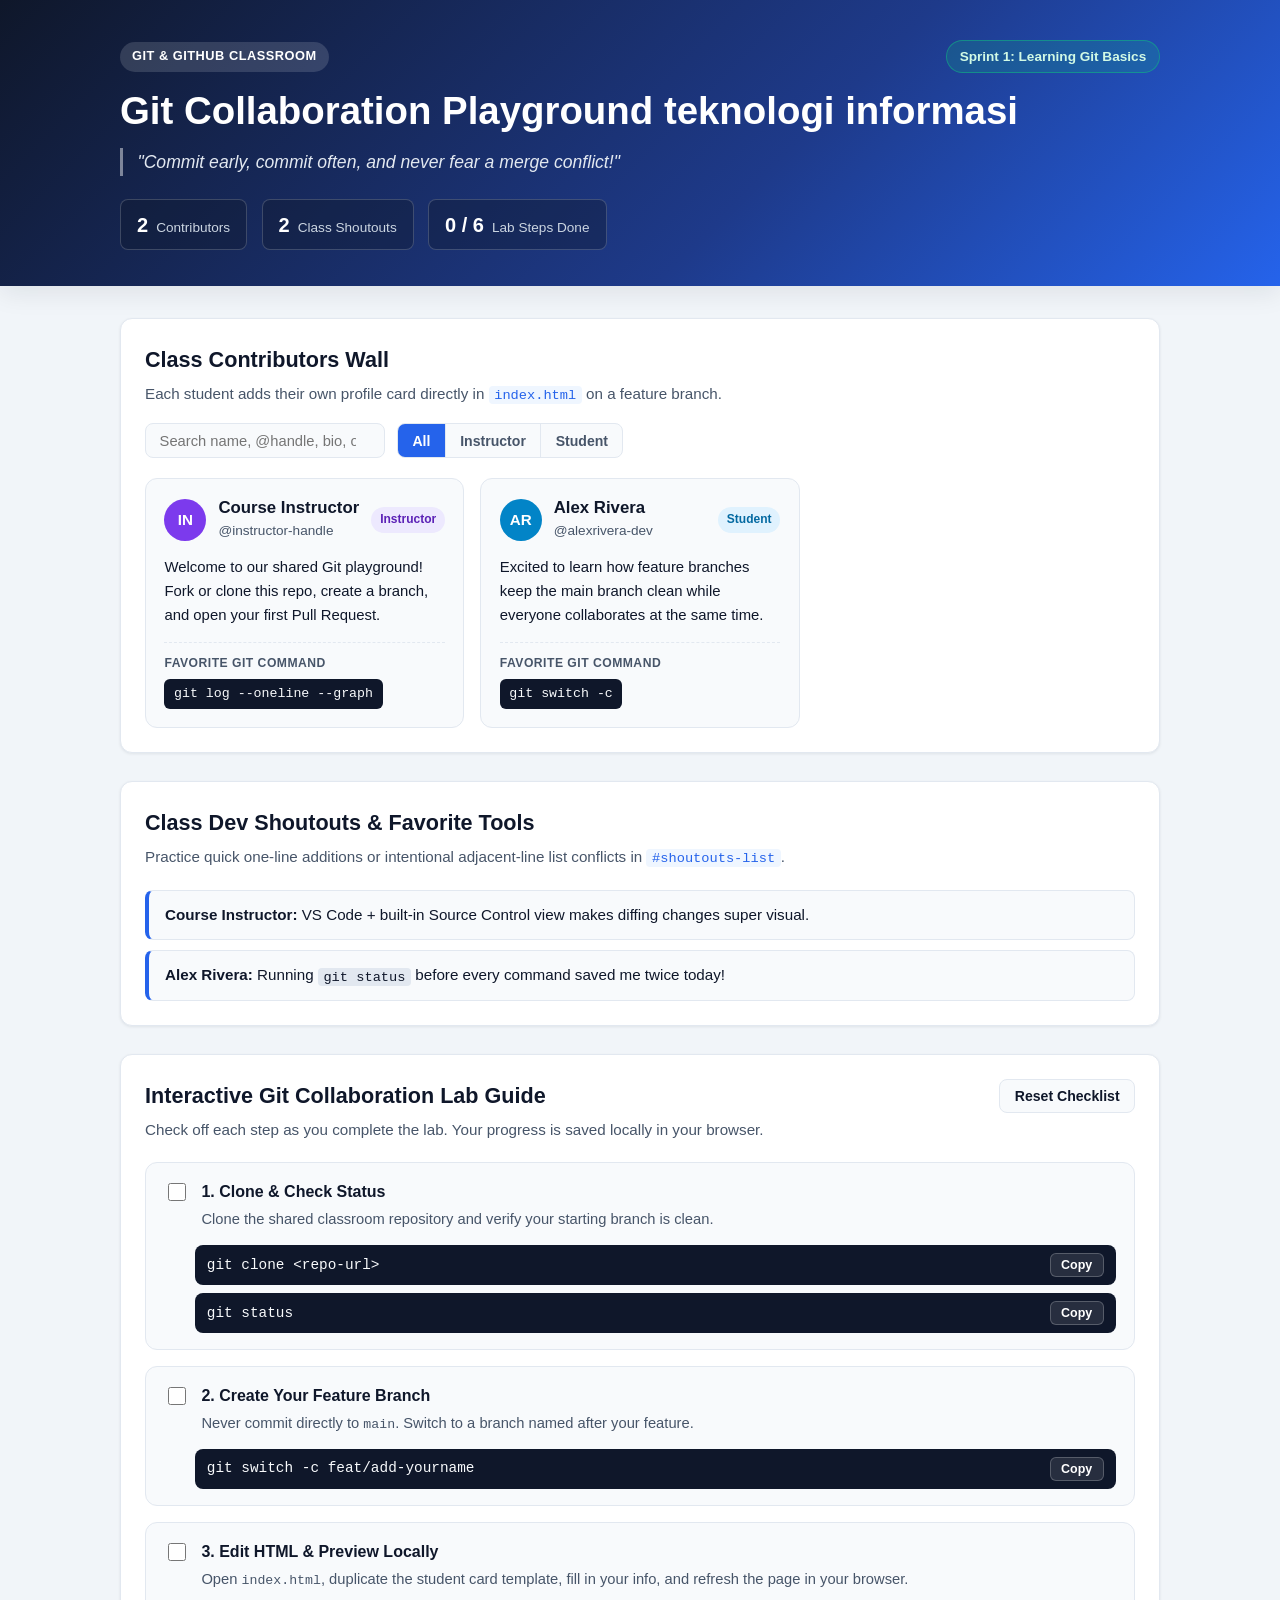
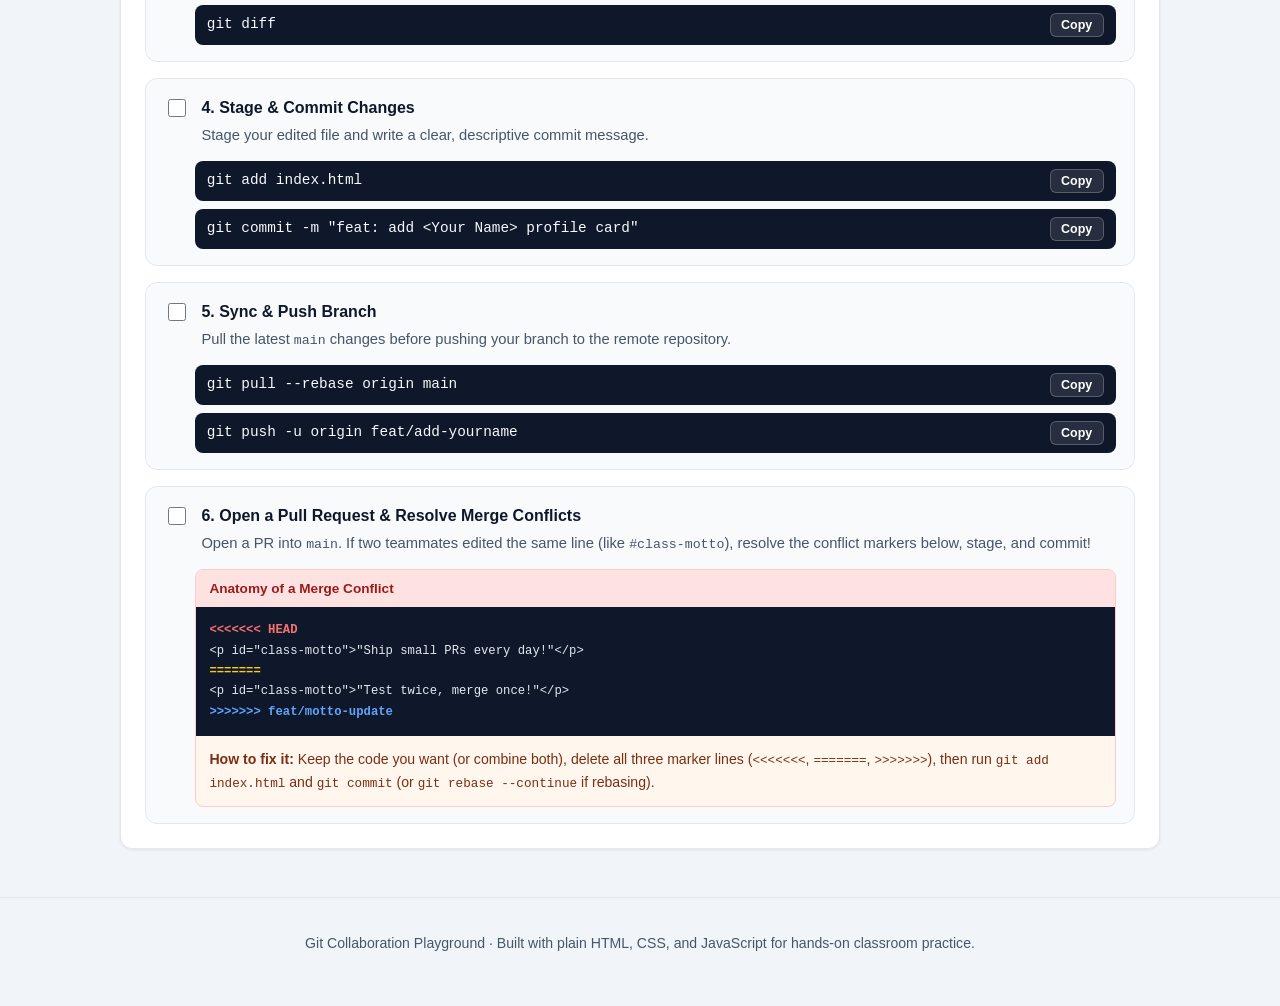
<file: index.html>
<!DOCTYPE html>
<html lang="en">

<head>
  <meta charset="UTF-8" />
  <meta name="viewport" content="width=device-width, initial-scale=1.0" />
  <title>Git Collaboration Playground</title>
  <link rel="stylesheet" href="styles.css" />
</head>

<body>
  <header id="team-banner" class="team-banner">
    <div class="container banner-inner">
      <div class="banner-top">
        <span class="brand-pill">Git &amp; GitHub Classroom</span>
        <span id="sprint-status" class="status-badge">Sprint 1: Learning Git Basics</span>
      </div>
      <h1>Git Collaboration Playground teknologi informasi</h1>

      <!-- 🎯 EXERCISE 2 (MERGE CONFLICT): Edit the motto text below on two different branches! -->
      <p id="class-motto" class="motto">"Commit early, commit often, and never fear a merge conflict!"</p>
      <!-- 🎯 END EXERCISE 2 -->

      <div class="stats-bar" aria-label="Classroom statistics">
        <div class="stat-pill">
          <span class="stat-value" id="contributor-count">0</span>
          <span class="stat-label">Contributors</span>
        </div>
        <div class="stat-pill">
          <span class="stat-value" id="shoutout-count">0</span>
          <span class="stat-label">Class Shoutouts</span>
        </div>
        <div class="stat-pill">
          <span class="stat-value" id="checklist-progress">0 / 6</span>
          <span class="stat-label">Lab Steps Done</span>
        </div>
      </div>
    </div>
  </header>

  <main class="container main-content">
    <!-- SECTION 1: CLASS CONTRIBUTORS WALL -->
    <section id="contributors-section" class="panel" aria-labelledby="contributors-heading">
      <div class="section-header">
        <div>
          <h2 id="contributors-heading">Class Contributors Wall</h2>
          <p class="section-subtitle">
            Each student adds their own profile card directly in <code>index.html</code> on a feature branch.
          </p>
        </div>
        <div class="controls-bar">
          <label class="sr-only" for="search-cards">Search contributors</label>
          <input type="search" id="search-cards" class="search-input"
            placeholder="Search name, @handle, bio, or git command..." autocomplete="off" />
          <div class="filter-group" role="group" aria-label="Filter by role">
            <button type="button" class="filter-btn active" data-filter="all">All</button>
            <button type="button" class="filter-btn" data-filter="Instructor">Instructor</button>
            <button type="button" class="filter-btn" data-filter="Student">Student</button>
          </div>
        </div>
      </div>

      <div id="contributors-grid" class="contributors-grid">
        <article class="student-card" data-role="Instructor">
          <div class="card-header">
            <div class="avatar avatar-instructor" aria-hidden="true">IN</div>
            <div class="card-identity">
              <h3 class="card-name">Course Instructor</h3>
              <p class="card-handle">@instructor-handle</p>
            </div>
            <span class="role-badge role-instructor">Instructor</span>
          </div>
          <p class="card-bio">
            Welcome to our shared Git playground! Fork or clone this repo, create a branch, and open your first Pull
            Request.
          </p>
          <div class="card-footer">
            <span class="cmd-label">Favorite Git command</span>
            <code class="cmd-chip">git log --oneline --graph</code>
          </div>
        </article>

        <article class="student-card" data-role="Student">
          <div class="card-header">
            <div class="avatar avatar-student" aria-hidden="true">AR</div>
            <div class="card-identity">
              <h3 class="card-name">Alex Rivera</h3>
              <p class="card-handle">@alexrivera-dev</p>
            </div>
            <span class="role-badge role-student">Student</span>
          </div>
          <p class="card-bio">
            Excited to learn how feature branches keep the main branch clean while everyone collaborates at the same
            time.
          </p>
          <div class="card-footer">
            <span class="cmd-label">Favorite Git command</span>
            <code class="cmd-chip">git switch -c</code>
          </div>
        </article>

        <!-- 🎯 EXERCISE 1 (ADD YOUR CARD): Copy the <article class="student-card"> block below, paste it above this comment, and fill in your details! -->
        <!--
        <article class="student-card" data-role="Student">
          <div class="card-header">
            <div class="avatar avatar-student" aria-hidden="true">YN</div>
            <div class="card-identity">
              <h3 class="card-name">Your Name</h3>
              <p class="card-handle">@your-github-handle</p>
            </div>
            <span class="role-badge role-student">Student</span>
          </div>
          <p class="card-bio">
            Share one thing you want to build or learn this semester!
          </p>
          <div class="card-footer">
            <span class="cmd-label">Favorite Git command</span>
            <code class="cmd-chip">git status</code>
          </div>
        </article>
        -->
      </div>

      <p id="empty-filter-msg" class="empty-state hidden">
        No contributors match your current search or role filter.
      </p>
    </section>

    <!-- SECTION 2: CLASS DEV SHOUTOUTS & FAVORITE TOOLS -->
    <section id="shoutouts-section" class="panel" aria-labelledby="shoutouts-heading">
      <div class="section-header">
        <div>
          <h2 id="shoutouts-heading">Class Dev Shoutouts &amp; Favorite Tools</h2>
          <p class="section-subtitle">
            Practice quick one-line additions or intentional adjacent-line list conflicts in
            <code>#shoutouts-list</code>.
          </p>
        </div>
      </div>

      <ul id="shoutouts-list" class="shoutouts-list">
        <li class="shoutout-item">
          <strong>Course Instructor:</strong> VS Code + built-in Source Control view makes diffing changes super visual.
        </li>
        <li class="shoutout-item">
          <strong>Alex Rivera:</strong> Running <code>git status</code> before every command saved me twice today!
        </li>

        <!-- 🎯 EXERCISE (SHOUTOUT): Copy the <li> line below, paste it above this comment, and add your favorite tool or tip! -->
        <!--
        <li class="shoutout-item">
          <strong>Your Name:</strong> Your favorite shortcut, editor extension, or Git tip!
        </li>
        -->
      </ul>
    </section>

    <!-- SECTION 3: INTERACTIVE GIT COLLABORATION LAB GUIDE -->
    <section id="git-guide-section" class="panel" aria-labelledby="guide-heading">
      <div class="section-header">
        <div>
          <h2 id="guide-heading">Interactive Git Collaboration Lab Guide</h2>
          <p class="section-subtitle">
            Check off each step as you complete the lab. Your progress is saved locally in your browser.
          </p>
        </div>
        <button type="button" id="reset-checklist" class="secondary-btn">Reset Checklist</button>
      </div>

      <ul id="lab-checklist" class="checklist">
        <li class="checklist-item">
          <label class="checklist-label">
            <input type="checkbox" class="step-checkbox" data-step="1" />
            <span class="step-content">
              <span class="step-title">1. Clone &amp; Check Status</span>
              <span class="step-desc">Clone the shared classroom repository and verify your starting branch is
                clean.</span>
            </span>
          </label>
          <div class="cmd-group">
            <div class="cmd-row">
              <code>git clone &lt;repo-url&gt;</code>
              <button type="button" class="copy-btn" data-cmd="git clone <repo-url>">Copy</button>
            </div>
            <div class="cmd-row">
              <code>git status</code>
              <button type="button" class="copy-btn" data-cmd="git status">Copy</button>
            </div>
          </div>
        </li>

        <li class="checklist-item">
          <label class="checklist-label">
            <input type="checkbox" class="step-checkbox" data-step="2" />
            <span class="step-content">
              <span class="step-title">2. Create Your Feature Branch</span>
              <span class="step-desc">Never commit directly to <code>main</code>. Switch to a branch named after your
                feature.</span>
            </span>
          </label>
          <div class="cmd-group">
            <div class="cmd-row">
              <code>git switch -c feat/add-yourname</code>
              <button type="button" class="copy-btn" data-cmd="git switch -c feat/add-yourname">Copy</button>
            </div>
          </div>
        </li>

        <li class="checklist-item">
          <label class="checklist-label">
            <input type="checkbox" class="step-checkbox" data-step="3" />
            <span class="step-content">
              <span class="step-title">3. Edit HTML &amp; Preview Locally</span>
              <span class="step-desc">Open <code>index.html</code>, duplicate the student card template, fill in your
                info, and refresh the page in your browser.</span>
            </span>
          </label>
          <div class="cmd-group">
            <div class="cmd-row">
              <code>git diff</code>
              <button type="button" class="copy-btn" data-cmd="git diff">Copy</button>
            </div>
          </div>
        </li>

        <li class="checklist-item">
          <label class="checklist-label">
            <input type="checkbox" class="step-checkbox" data-step="4" />
            <span class="step-content">
              <span class="step-title">4. Stage &amp; Commit Changes</span>
              <span class="step-desc">Stage your edited file and write a clear, descriptive commit message.</span>
            </span>
          </label>
          <div class="cmd-group">
            <div class="cmd-row">
              <code>git add index.html</code>
              <button type="button" class="copy-btn" data-cmd="git add index.html">Copy</button>
            </div>
            <div class="cmd-row">
              <code>git commit -m "feat: add &lt;Your Name&gt; profile card"</code>
              <button type="button" class="copy-btn"
                data-cmd='git commit -m "feat: add <Your Name> profile card"'>Copy</button>
            </div>
          </div>
        </li>

        <li class="checklist-item">
          <label class="checklist-label">
            <input type="checkbox" class="step-checkbox" data-step="5" />
            <span class="step-content">
              <span class="step-title">5. Sync &amp; Push Branch</span>
              <span class="step-desc">Pull the latest <code>main</code> changes before pushing your branch to the remote
                repository.</span>
            </span>
          </label>
          <div class="cmd-group">
            <div class="cmd-row">
              <code>git pull --rebase origin main</code>
              <button type="button" class="copy-btn" data-cmd="git pull --rebase origin main">Copy</button>
            </div>
            <div class="cmd-row">
              <code>git push -u origin feat/add-yourname</code>
              <button type="button" class="copy-btn" data-cmd="git push -u origin feat/add-yourname">Copy</button>
            </div>
          </div>
        </li>

        <li class="checklist-item">
          <label class="checklist-label">
            <input type="checkbox" class="step-checkbox" data-step="6" />
            <span class="step-content">
              <span class="step-title">6. Open a Pull Request &amp; Resolve Merge Conflicts</span>
              <span class="step-desc">Open a PR into <code>main</code>. If two teammates edited the same line (like
                <code>#class-motto</code>), resolve the conflict markers below, stage, and commit!</span>
            </span>
          </label>

          <div class="conflict-box" aria-label="Merge conflict anatomy">
            <div class="conflict-box-header">Anatomy of a Merge Conflict</div>
            <pre class="conflict-code"><code><span class="conflict-head">&lt;&lt;&lt;&lt;&lt;&lt;&lt; HEAD</span>
&lt;p id="class-motto"&gt;"Ship small PRs every day!"&lt;/p&gt;
<span class="conflict-sep">=======</span>
&lt;p id="class-motto"&gt;"Test twice, merge once!"&lt;/p&gt;
<span class="conflict-branch">&gt;&gt;&gt;&gt;&gt;&gt;&gt; feat/motto-update</span></code></pre>
            <p class="conflict-tip">
              <strong>How to fix it:</strong> Keep the code you want (or combine both), delete all three marker lines
              (<code>&lt;&lt;&lt;&lt;&lt;&lt;&lt;</code>, <code>=======</code>,
              <code>&gt;&gt;&gt;&gt;&gt;&gt;&gt;</code>), then run <code>git add index.html</code> and
              <code>git commit</code> (or <code>git rebase --continue</code> if rebasing).
            </p>
          </div>
        </li>
      </ul>
    </section>
  </main>

  <footer class="site-footer">
    <div class="container">
      <p>Git Collaboration Playground &middot; Built with plain HTML, CSS, and JavaScript for hands-on classroom
        practice.</p>
    </div>
  </footer>

  <script src="script.js"></script>
</body>

</html>
</file>
<file: styles.css>
:root {
  /* 🎯 OPTIONAL CSS CONFLICT EXERCISE: Change --primary or --banner-bg on two branches */
  --primary: #2563eb;
  --primary-hover: #1d4ed8;
  --banner-bg: linear-gradient(135deg, #0f172a 0%, #1e3a8a 60%, #2563eb 100%);
  /* 🎯 END OPTIONAL CSS CONFLICT EXERCISE */

  --bg-page: #f1f5f9;
  --bg-panel: #ffffff;
  --bg-subtle: #f8fafc;
  --text-main: #0f172a;
  --text-muted: #475569;
  --border-color: #e2e8f0;
  --radius-md: 12px;
  --radius-sm: 8px;
  --shadow-sm: 0 1px 3px rgba(15, 23, 42, 0.08);
  --shadow-md: 0 8px 24px rgba(15, 23, 42, 0.08);
  --instructor-accent: #7c3aed;
  --student-accent: #0284c7;
}

*,
*::before,
*::after {
  box-sizing: border-box;
}

body {
  margin: 0;
  font-family: -apple-system, BlinkMacSystemFont, "Segoe UI", Roboto, Oxygen, Ubuntu, Cantarell, sans-serif;
  background-color: var(--bg-page);
  color: var(--text-main);
  line-height: 1.6;
}

code {
  font-family: ui-monospace, SFMono-Regular, Menlo, Monaco, Consolas, "Liberation Mono", monospace;
  font-size: 0.9em;
}

.sr-only {
  position: absolute;
  width: 1px;
  height: 1px;
  padding: 0;
  margin: -1px;
  overflow: hidden;
  clip: rect(0, 0, 0, 0);
  white-space: nowrap;
  border: 0;
}

.hidden {
  display: none !important;
}

.container {
  width: 100%;
  max-width: 1080px;
  margin: 0 auto;
  padding: 0 1.25rem;
}

/* Banner / Header */
.team-banner {
  background: var(--banner-bg);
  color: #ffffff;
  padding: 2.5rem 0 2.25rem;
  box-shadow: var(--shadow-md);
}

.banner-inner {
  display: flex;
  flex-direction: column;
  gap: 0.9rem;
}

.banner-top {
  display: flex;
  flex-wrap: wrap;
  align-items: center;
  justify-content: space-between;
  gap: 0.75rem;
}

.brand-pill {
  font-size: 0.8rem;
  font-weight: 600;
  letter-spacing: 0.04em;
  text-transform: uppercase;
  background: rgba(255, 255, 255, 0.14);
  padding: 0.3rem 0.75rem;
  border-radius: 999px;
}

.status-badge {
  font-size: 0.85rem;
  font-weight: 600;
  background: rgba(16, 185, 129, 0.2);
  border: 1px solid rgba(16, 185, 129, 0.55);
  color: #d1fae5;
  padding: 0.3rem 0.8rem;
  border-radius: 999px;
}

.team-banner h1 {
  margin: 0;
  font-size: clamp(1.75rem, 3vw, 2.5rem);
  line-height: 1.2;
}

.motto {
  margin: 0;
  font-size: 1.1rem;
  color: #e2e8f0;
  font-style: italic;
  border-left: 3px solid rgba(255, 255, 255, 0.45);
  padding-left: 0.9rem;
}

.stats-bar {
  display: flex;
  flex-wrap: wrap;
  gap: 0.9rem;
  margin-top: 0.5rem;
}

.stat-pill {
  background: rgba(15, 23, 42, 0.35);
  border: 1px solid rgba(255, 255, 255, 0.18);
  border-radius: var(--radius-sm);
  padding: 0.55rem 1rem;
  display: flex;
  align-items: baseline;
  gap: 0.5rem;
}

.stat-value {
  font-size: 1.25rem;
  font-weight: 700;
  color: #ffffff;
}

.stat-label {
  font-size: 0.85rem;
  color: #cbd5e1;
}

/* Main Content & Panels */
.main-content {
  display: flex;
  flex-direction: column;
  gap: 1.75rem;
  padding-top: 2rem;
  padding-bottom: 3rem;
}

.panel {
  background: var(--bg-panel);
  border: 1px solid var(--border-color);
  border-radius: var(--radius-md);
  padding: 1.5rem;
  box-shadow: var(--shadow-sm);
}

.section-header {
  display: flex;
  flex-wrap: wrap;
  align-items: flex-start;
  justify-content: space-between;
  gap: 1rem;
  margin-bottom: 1.25rem;
}

.section-header h2 {
  margin: 0 0 0.25rem;
  font-size: 1.35rem;
}

.section-subtitle {
  margin: 0;
  color: var(--text-muted);
  font-size: 0.95rem;
}

.section-subtitle code {
  background: #eff6ff;
  color: var(--primary);
  padding: 0.1rem 0.35rem;
  border-radius: 4px;
}

/* Search and Filter Controls */
.controls-bar {
  display: flex;
  flex-wrap: wrap;
  align-items: center;
  gap: 0.75rem;
}

.search-input {
  min-width: 240px;
  padding: 0.55rem 0.85rem;
  border: 1px solid var(--border-color);
  border-radius: var(--radius-sm);
  font-size: 0.92rem;
  color: var(--text-main);
  background: var(--bg-subtle);
}

.search-input:focus {
  outline: 2px solid var(--primary);
  outline-offset: 1px;
  background: #ffffff;
}

.filter-group {
  display: inline-flex;
  border: 1px solid var(--border-color);
  border-radius: var(--radius-sm);
  overflow: hidden;
  background: var(--bg-subtle);
}

.filter-btn {
  border: 0;
  background: transparent;
  padding: 0.55rem 0.9rem;
  font-size: 0.88rem;
  font-weight: 600;
  color: var(--text-muted);
  cursor: pointer;
  transition: background-color 0.15s ease, color 0.15s ease;
}

.filter-btn + .filter-btn {
  border-left: 1px solid var(--border-color);
}

.filter-btn:hover {
  background: #e2e8f0;
  color: var(--text-main);
}

.filter-btn.active {
  background: var(--primary);
  color: #ffffff;
}

/* Contributors Grid & Cards */
.contributors-grid {
  display: grid;
  grid-template-columns: repeat(auto-fill, minmax(280px, 1fr));
  gap: 1rem;
}

.student-card {
  display: flex;
  flex-direction: column;
  justify-content: space-between;
  gap: 0.9rem;
  background: var(--bg-subtle);
  border: 1px solid var(--border-color);
  border-radius: var(--radius-md);
  padding: 1.15rem;
  transition: transform 0.15s ease, box-shadow 0.15s ease;
}

.student-card:hover {
  transform: translateY(-2px);
  box-shadow: var(--shadow-md);
}

.card-header {
  display: flex;
  align-items: center;
  gap: 0.75rem;
}

.avatar {
  width: 42px;
  height: 42px;
  border-radius: 50%;
  display: grid;
  place-items: center;
  font-weight: 700;
  font-size: 0.95rem;
  color: #ffffff;
  flex-shrink: 0;
}

.avatar-instructor {
  background: var(--instructor-accent);
}

.avatar-student {
  background: var(--student-accent);
}

.card-identity {
  min-width: 0;
  flex: 1;
}

.card-name {
  margin: 0;
  font-size: 1.05rem;
  line-height: 1.25;
}

.card-handle {
  margin: 0.1rem 0 0;
  font-size: 0.85rem;
  color: var(--text-muted);
}

.role-badge {
  font-size: 0.75rem;
  font-weight: 700;
  padding: 0.2rem 0.55rem;
  border-radius: 999px;
  flex-shrink: 0;
}

.role-instructor {
  background: #ede9fe;
  color: #5b21b6;
}

.role-student {
  background: #e0f2fe;
  color: #0369a1;
}

.card-bio {
  margin: 0;
  font-size: 0.93rem;
  color: var(--text-main);
}

.card-footer {
  display: flex;
  flex-direction: column;
  gap: 0.35rem;
  padding-top: 0.65rem;
  border-top: 1px dashed var(--border-color);
}

.cmd-label {
  font-size: 0.76rem;
  font-weight: 600;
  text-transform: uppercase;
  letter-spacing: 0.04em;
  color: var(--text-muted);
}

.cmd-chip {
  display: inline-block;
  align-self: flex-start;
  background: #0f172a;
  color: #f8fafc;
  padding: 0.28rem 0.6rem;
  border-radius: 6px;
  font-size: 0.83rem;
}

.empty-state {
  margin: 1rem 0 0;
  padding: 1.25rem;
  text-align: center;
  background: var(--bg-subtle);
  border: 1px dashed var(--border-color);
  border-radius: var(--radius-sm);
  color: var(--text-muted);
}

/* Shoutouts List */
.shoutouts-list {
  list-style: none;
  margin: 0;
  padding: 0;
  display: flex;
  flex-direction: column;
  gap: 0.65rem;
}

.shoutout-item {
  background: var(--bg-subtle);
  border: 1px solid var(--border-color);
  border-left: 4px solid var(--primary);
  border-radius: var(--radius-sm);
  padding: 0.75rem 1rem;
  font-size: 0.95rem;
}

.shoutout-item code {
  background: #e2e8f0;
  padding: 0.1rem 0.35rem;
  border-radius: 4px;
}

/* Checklist & Lab Guide */
.secondary-btn {
  border: 1px solid var(--border-color);
  background: var(--bg-subtle);
  color: var(--text-main);
  padding: 0.5rem 0.9rem;
  border-radius: var(--radius-sm);
  font-size: 0.88rem;
  font-weight: 600;
  cursor: pointer;
}

.secondary-btn:hover {
  background: #e2e8f0;
}

.checklist {
  list-style: none;
  margin: 0;
  padding: 0;
  display: flex;
  flex-direction: column;
  gap: 1rem;
}

.checklist-item {
  border: 1px solid var(--border-color);
  border-radius: var(--radius-md);
  padding: 1rem 1.15rem;
  background: var(--bg-subtle);
  transition: border-color 0.15s ease, background-color 0.15s ease;
}

.checklist-item.is-done {
  border-color: #86efac;
  background: #f0fdf4;
}

.checklist-label {
  display: flex;
  align-items: flex-start;
  gap: 0.75rem;
  cursor: pointer;
}

.step-checkbox {
  margin-top: 0.25rem;
  width: 18px;
  height: 18px;
  accent-color: var(--primary);
  cursor: pointer;
  flex-shrink: 0;
}

.step-content {
  display: flex;
  flex-direction: column;
  gap: 0.2rem;
}

.step-title {
  font-weight: 700;
  font-size: 1rem;
}

.checklist-item.is-done .step-title {
  text-decoration: line-through;
  color: #166534;
}

.step-desc {
  font-size: 0.92rem;
  color: var(--text-muted);
}

.cmd-group {
  display: flex;
  flex-direction: column;
  gap: 0.5rem;
  margin-top: 0.85rem;
  padding-left: 1.9rem;
}

.cmd-row {
  display: flex;
  align-items: center;
  justify-content: space-between;
  gap: 0.75rem;
  background: #0f172a;
  color: #f8fafc;
  padding: 0.5rem 0.75rem;
  border-radius: var(--radius-sm);
  overflow-x: auto;
}

.cmd-row code {
  white-space: nowrap;
}

.copy-btn {
  border: 1px solid rgba(255, 255, 255, 0.22);
  background: rgba(255, 255, 255, 0.1);
  color: #ffffff;
  border-radius: 6px;
  padding: 0.25rem 0.65rem;
  font-size: 0.78rem;
  font-weight: 600;
  cursor: pointer;
  flex-shrink: 0;
}

.copy-btn:hover {
  background: rgba(255, 255, 255, 0.2);
}

.copy-btn.copied {
  background: #16a34a;
  border-color: #16a34a;
}

/* Conflict Anatomy Box */
.conflict-box {
  margin-top: 0.9rem;
  margin-left: 1.9rem;
  border: 1px solid #fecaca;
  background: #fff7ed;
  border-radius: var(--radius-sm);
  overflow: hidden;
}

.conflict-box-header {
  background: #fee2e2;
  color: #991b1b;
  font-weight: 700;
  font-size: 0.85rem;
  padding: 0.45rem 0.85rem;
}

.conflict-code {
  margin: 0;
  padding: 0.85rem;
  background: #0f172a;
  color: #e2e8f0;
  overflow-x: auto;
  font-size: 0.85rem;
  line-height: 1.5;
}

.conflict-head {
  color: #f87171;
  font-weight: 700;
}

.conflict-sep {
  color: #facc15;
  font-weight: 700;
}

.conflict-branch {
  color: #60a5fa;
  font-weight: 700;
}

.conflict-tip {
  margin: 0;
  padding: 0.75rem 0.85rem;
  font-size: 0.88rem;
  color: #7c2d12;
}

/* Footer */
.site-footer {
  border-top: 1px solid var(--border-color);
  padding: 1.25rem 0 2rem;
  text-align: center;
  color: var(--text-muted);
  font-size: 0.88rem;
}

@media (max-width: 640px) {
  .search-input {
    width: 100%;
    min-width: 0;
  }

  .cmd-group,
  .conflict-box {
    margin-left: 0;
    padding-left: 0;
  }
}
</file>
